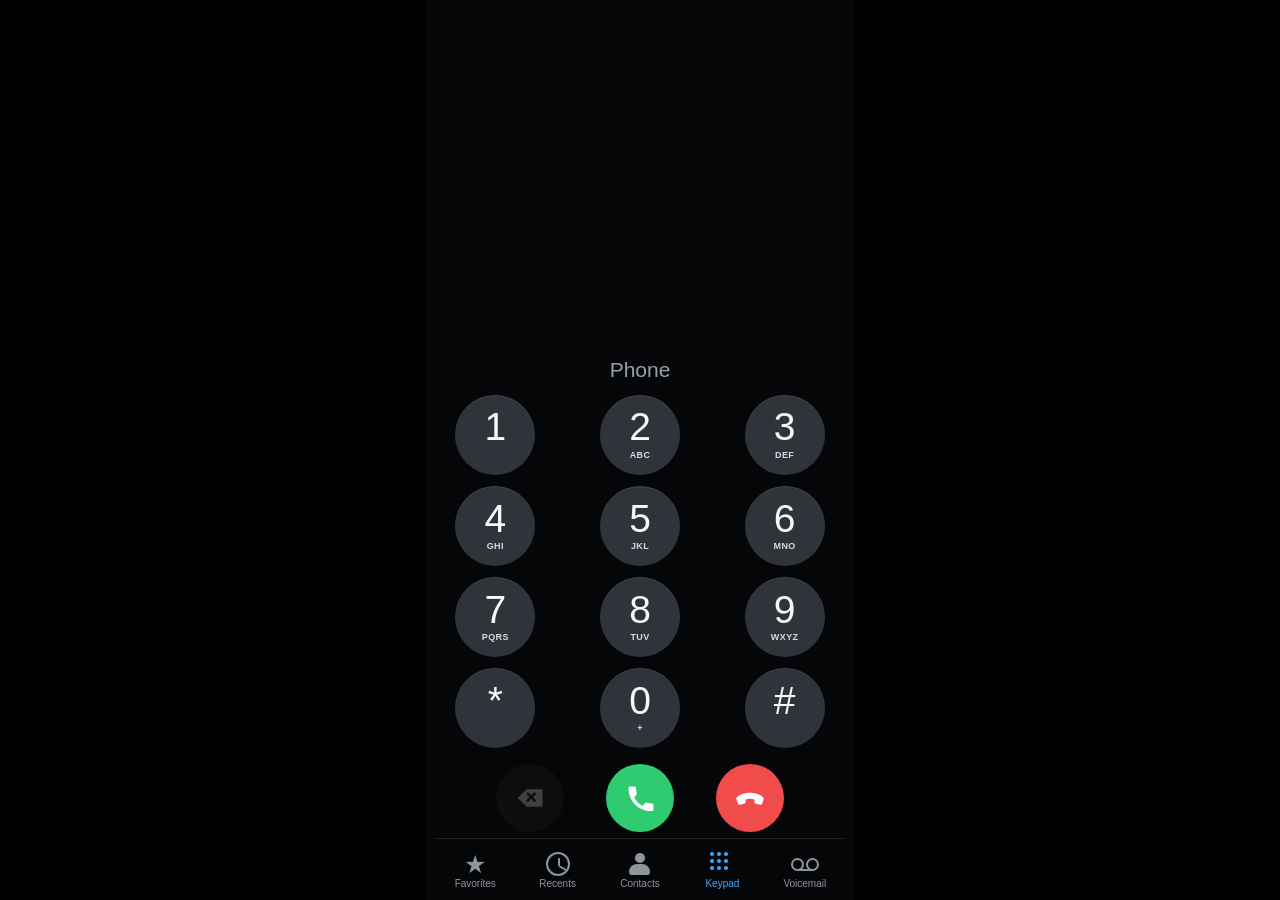
<file: index.html>
<!doctype html>
<html lang="en">
  <head>
    <meta charset="utf-8">
    <meta name="viewport" content="width=device-width, initial-scale=1, maximum-scale=1, user-scalable=no, viewport-fit=cover">
    <meta name="theme-color" content="#050608">
    <meta name="apple-mobile-web-app-capable" content="yes">
    <meta name="apple-mobile-web-app-title" content="Phone">
    <meta name="apple-mobile-web-app-status-bar-style" content="black-translucent">
    <title>Phone</title>
    <link rel="manifest" href="manifest.webmanifest?v=19">
    <link rel="stylesheet" href="styles-v29.css">
  </head>
  <body>
    <main class="phone-shell" aria-label="Phone">
      <section class="screen" aria-label="Dialer">
        <section class="call-display" aria-live="polite">
          <div id="carrier" class="carrier">No Caller ID</div>
          <div id="numberDisplay" class="number-display" aria-label="Entered phone number">&nbsp;</div>
          <div id="callState" class="call-state">Phone</div>
        </section>

        <section class="keypad" aria-label="Dial pad">
          <button class="key" data-key="1" aria-label="1"><span>1</span><small>&nbsp;</small></button>
          <button class="key" data-key="2" aria-label="2 ABC"><span>2</span><small>ABC</small></button>
          <button class="key" data-key="3" aria-label="3 DEF"><span>3</span><small>DEF</small></button>
          <button class="key" data-key="4" aria-label="4 GHI"><span>4</span><small>GHI</small></button>
          <button class="key" data-key="5" aria-label="5 JKL"><span>5</span><small>JKL</small></button>
          <button class="key" data-key="6" aria-label="6 MNO"><span>6</span><small>MNO</small></button>
          <button class="key" data-key="7" aria-label="7 PQRS"><span>7</span><small>PQRS</small></button>
          <button class="key" data-key="8" aria-label="8 TUV"><span>8</span><small>TUV</small></button>
          <button class="key" data-key="9" aria-label="9 WXYZ"><span>9</span><small>WXYZ</small></button>
          <button class="key" data-key="*" aria-label="star"><span>*</span><small>&nbsp;</small></button>
          <button class="key" data-key="0" aria-label="0 plus"><span>0</span><small>+</small></button>
          <button class="key" data-key="#" aria-label="pound"><span>#</span><small>&nbsp;</small></button>
        </section>

        <section class="controls" aria-label="Call controls">
          <button id="backspace" class="icon-button ghost" aria-label="Delete last digit">
            <svg viewBox="0 0 24 24" aria-hidden="true"><path d="M21 5H9.4L2 12l7.4 7H21a1 1 0 0 0 1-1V6a1 1 0 0 0-1-1Zm-5.3 10.3L13 12.6l-2.7 2.7-1.4-1.4 2.7-2.7-2.7-2.7 1.4-1.4L13 9.8l2.7-2.7 1.4 1.4-2.7 2.7 2.7 2.7-1.4 1.4Z"/></svg>
          </button>
          <button id="callButton" class="call-button" aria-label="Call">
            <svg viewBox="0 0 24 24" aria-hidden="true"><path d="M6.6 10.8c1.4 2.8 3.8 5.2 6.6 6.6l2.2-2.2c.3-.3.8-.4 1.2-.3 1.3.4 2.7.6 4.1.6.7 0 1.3.6 1.3 1.3v3.5c0 .7-.6 1.3-1.3 1.3C10.4 22 2 13.6 2 3.3 2 2.6 2.6 2 3.3 2h3.5C7.5 2 8 2.6 8 3.3c0 1.4.2 2.8.6 4.1.1.4 0 .9-.3 1.2l-1.7 2.2Z"/></svg>
          </button>
          <button id="endButton" class="icon-button end" aria-label="End call">
            <svg viewBox="0 0 24 24" aria-hidden="true"><path d="M21.8 15.6c-.2.7-.9 1.1-1.6.9l-3.6-.8c-.6-.1-1-.6-1-1.2l-.1-2.2c-2.3-.7-4.7-.7-7 0l-.1 2.2c0 .6-.4 1.1-1 1.2l-3.6.8c-.7.2-1.4-.2-1.6-.9L1.1 12c-.2-.6 0-1.2.5-1.6 5.8-4.5 15-4.5 20.8 0 .5.4.7 1 .5 1.6l-1.1 3.6Z"/></svg>
          </button>
        </section>

        <nav class="phone-tabs" aria-label="Phone sections">
          <button class="phone-tab" type="button" aria-disabled="true">
            <span class="tab-icon star-icon" aria-hidden="true">★</span>
            <span>Favorites</span>
          </button>
          <button class="phone-tab" type="button" aria-disabled="true">
            <span class="tab-icon clock-icon" aria-hidden="true"></span>
            <span>Recents</span>
          </button>
          <button class="phone-tab" type="button" aria-disabled="true">
            <span class="tab-icon contact-icon" aria-hidden="true"></span>
            <span>Contacts</span>
          </button>
          <button class="phone-tab active" type="button" aria-current="page">
            <span class="tab-icon keypad-icon" aria-hidden="true"><i></i><i></i><i></i><i></i><i></i><i></i><i></i><i></i><i></i></span>
            <span>Keypad</span>
          </button>
          <button class="phone-tab" type="button" aria-disabled="true">
            <span class="tab-icon voicemail-icon" aria-hidden="true"><i></i><i></i></span>
            <span>Voicemail</span>
          </button>
        </nav>
      </section>
    </main>

    <audio id="correctAudio" preload="auto" src="assets/correct-call.mp3"></audio>
    <audio id="wrongAudio" preload="auto" src="assets/wrong-number.mp3"></audio>
    <script src="app-v29.js"></script>
  </body>
</html>
</file>
<file: styles-v29.css>
:root {
  color-scheme: dark;
  --key-size: clamp(66px, 22vw, 80px);
  --key-gap: clamp(8px, 1.25dvh, 12px);
  --control-size: clamp(58px, 8dvh, 68px);
  --bg: #0b0d10;
  --case: #111317;
  --case-edge: #292d33;
  --glass: #050608;
  --text: #f7f8fa;
  --muted: #9aa1aa;
  --key: #30343a;
  --key-active: #4b5159;
  --green: #2ecb70;
  --red: #f14b4b;
}

* {
  box-sizing: border-box;
}

html,
body {
  width: 100%;
  height: 100%;
  min-height: 100%;
  margin: 0;
  touch-action: manipulation;
}

body {
  min-height: 100dvh;
  overflow: hidden;
  background: #000;
  color: var(--text);
  font-family: -apple-system, BlinkMacSystemFont, "SF Pro Display", "Segoe UI", sans-serif;
  letter-spacing: 0;
  user-select: none;
  -webkit-tap-highlight-color: transparent;
  -webkit-text-size-adjust: 100%;
}

button {
  border: 0;
  color: inherit;
  font: inherit;
  touch-action: manipulation;
  user-select: none;
  -webkit-user-select: none;
}

.phone-shell {
  width: min(100vw, 430px);
  height: 100dvh;
  min-height: 0;
  margin: 0 auto;
  padding: 0;
  background: var(--glass);
}

.screen {
  position: relative;
  display: grid;
  grid-template-rows: minmax(0, 1fr) auto auto auto;
  width: 100%;
  height: 100%;
  overflow: hidden;
  padding: max(10px, env(safe-area-inset-top)) 22px max(2px, env(safe-area-inset-bottom));
  border-radius: 0;
  background: var(--glass);
}

.call-display {
  display: flex;
  flex-direction: column;
  justify-content: end;
  min-width: 0;
  min-height: clamp(150px, 27dvh, 230px);
  padding: 0 0 clamp(8px, 1.4dvh, 14px);
  text-align: center;
}

.carrier {
  display: none;
}

.number-display {
  min-height: 42px;
  width: 100%;
  overflow: hidden;
  text-overflow: ellipsis;
  color: var(--text);
  font-size: clamp(28px, 7.4vw, 40px);
  font-weight: 350;
  line-height: 1.12;
  white-space: nowrap;
}

.call-state {
  min-height: 20px;
  color: var(--muted);
  font-size: clamp(16px, 4.2vw, 21px);
  line-height: 1.2;
}

.keypad {
  display: grid;
  grid-template-columns: repeat(3, minmax(0, 1fr));
  gap: var(--key-gap) clamp(24px, 9vw, 48px);
  justify-items: center;
  width: 100%;
  max-width: 390px;
  margin: 0 auto;
  padding: 0 0 clamp(8px, 1.3dvh, 12px);
}

.key {
  display: flex;
  flex-direction: column;
  align-items: center;
  justify-content: center;
  width: var(--key-size);
  height: var(--key-size);
  padding: 0;
  aspect-ratio: 1;
  border-radius: 999px;
  background: var(--key);
  line-height: 1;
  text-align: center;
  box-shadow: inset 0 1px 0 rgba(255, 255, 255, .08);
  transition: background .08s ease, transform .08s ease;
  cursor: pointer;
}

.key span {
  display: block;
  width: 100%;
  height: auto;
  font-size: clamp(30px, 8.4vw, 39px);
  font-weight: 360;
  font-variant-numeric: tabular-nums;
  line-height: .88;
  text-align: center;
  transform: translateY(1px);
}

.key small {
  display: block;
  width: 100%;
  height: 10px;
  margin-top: 6px;
  font-size: clamp(7px, 2.15vw, 9px);
  font-weight: 750;
  line-height: 10px;
  letter-spacing: .4px;
  text-align: center;
  color: #d6d9de;
}

.key:active,
.key.is-pressed {
  background: var(--key-active);
  transform: scale(.96);
}

.controls {
  display: grid;
  grid-template-columns: repeat(3, minmax(0, 1fr));
  align-items: center;
  justify-items: center;
  width: 100%;
  max-width: 330px;
  min-height: calc(var(--control-size) + 10px);
  margin: 0 auto;
  padding: 4px 0 6px;
}

.call-button,
.icon-button {
  display: grid;
  place-items: center;
  width: var(--control-size);
  height: var(--control-size);
  padding: 0;
  border-radius: 999px;
  transition: filter .1s ease, transform .1s ease, opacity .1s ease;
  cursor: pointer;
}

.call-button {
  background: var(--green);
}

.icon-button {
  background: rgba(255, 255, 255, .12);
}

.icon-button.ghost {
  opacity: .72;
}

.icon-button.end {
  background: var(--red);
}

.icon-button:disabled {
  opacity: .24;
}

.call-button:active,
.icon-button:active {
  filter: brightness(1.12);
  transform: scale(.95);
}

svg {
  display: block;
  width: 30px;
  height: 30px;
  margin: auto;
  fill: currentColor;
}

.call-button svg,
.end svg {
  color: #fff;
}

.call-button svg {
  transform: translate(1px, 1px);
}

.end svg {
  transform: translateY(1px);
}

.phone-tabs {
  grid-row: 4;
  display: grid;
  grid-template-columns: repeat(5, minmax(0, 1fr));
  align-items: end;
  gap: 2px;
  margin: 0 -12px;
  padding: 3px 0 0;
  border-top: 1px solid rgba(255, 255, 255, .12);
}

.phone-tab {
  display: grid;
  justify-items: center;
  align-content: center;
  gap: 3px;
  min-width: 0;
  height: clamp(45px, 7dvh, 56px);
  padding: 0;
  background: transparent;
  color: #90959d;
  font-size: clamp(8px, 2.4vw, 10px);
  line-height: 1;
}

.phone-tab.active {
  color: #40a9ff;
}

.tab-icon {
  position: relative;
  display: grid;
  place-items: center;
  width: 24px;
  height: 24px;
}

.star-icon {
  font-size: 25px;
  line-height: 24px;
}

.clock-icon {
  border: 2px solid currentColor;
  border-radius: 50%;
}

.clock-icon::before,
.clock-icon::after {
  content: "";
  position: absolute;
  left: 10px;
  top: 4px;
  width: 2px;
  height: 8px;
  border-radius: 2px;
  background: currentColor;
  transform-origin: 1px 8px;
}

.clock-icon::after {
  transform: rotate(120deg);
}

.contact-icon::before {
  content: "";
  position: absolute;
  top: 1px;
  width: 10px;
  height: 10px;
  border-radius: 50%;
  background: currentColor;
}

.contact-icon::after {
  content: "";
  position: absolute;
  bottom: 1px;
  width: 21px;
  height: 11px;
  border-radius: 11px 11px 4px 4px;
  background: currentColor;
}

.keypad-icon {
  grid-template-columns: repeat(3, 4px);
  grid-template-rows: repeat(3, 4px);
  gap: 3px;
}

.keypad-icon i {
  width: 4px;
  height: 4px;
  border-radius: 50%;
  background: currentColor;
}

.voicemail-icon {
  width: 28px;
}

.voicemail-icon::before {
  content: "";
  position: absolute;
  left: 7px;
  right: 7px;
  bottom: 5px;
  height: 2px;
  background: currentColor;
}

.voicemail-icon i {
  position: absolute;
  bottom: 5px;
  width: 13px;
  height: 13px;
  border: 2px solid currentColor;
  border-radius: 50%;
}

.voicemail-icon i:first-child {
  left: 0;
}

.voicemail-icon i:last-child {
  right: 0;
}

@media (max-height: 760px) {
  :root {
  --key-size: clamp(62px, 20.5vw, 70px);
  --key-gap: clamp(6px, .95dvh, 9px);
  --control-size: clamp(52px, 7.3dvh, 60px);
  }

  .screen {
    padding-top: max(6px, env(safe-area-inset-top));
    padding-bottom: max(2px, env(safe-area-inset-bottom));
  }

  .call-display {
    min-height: clamp(134px, 24dvh, 168px);
    padding-bottom: 8px;
  }

  .phone-tab {
    height: 46px;
  }
}

@media (max-height: 620px) {
  :root {
    --key-size: clamp(54px, 18vw, 60px);
    --key-gap: 4px;
    --control-size: 50px;
  }

  .call-display {
    min-height: clamp(104px, 20dvh, 128px);
  }

  .number-display {
    min-height: 36px;
    font-size: 27px;
  }

  .call-state {
    min-height: 16px;
    font-size: 13px;
  }

  .key span {
    font-size: 27px;
    line-height: .88;
  }

  .key small {
    height: 8px;
    margin-top: 4px;
    font-size: 7px;
    line-height: 8px;
  }

  .phone-tab {
    height: 42px;
    font-size: 8px;
  }
}

@media (max-width: 500px) {
  body {
    display: block;
    background: #000;
  }

  .phone-shell {
    width: 100vw;
    height: 100dvh;
    min-height: 0;
    padding: 0;
    border: 0;
    border-radius: 0;
    box-shadow: none;
  }

  .screen {
    border-radius: 0;
  }
}

@media (display-mode: standalone) {
  body {
    background: #000;
  }

  .phone-shell {
    width: 100vw;
    height: 100dvh;
    min-height: 0;
    padding: 0;
    border: 0;
    border-radius: 0;
    box-shadow: none;
  }

  .screen {
    border-radius: 0;
  }
}
</file>
